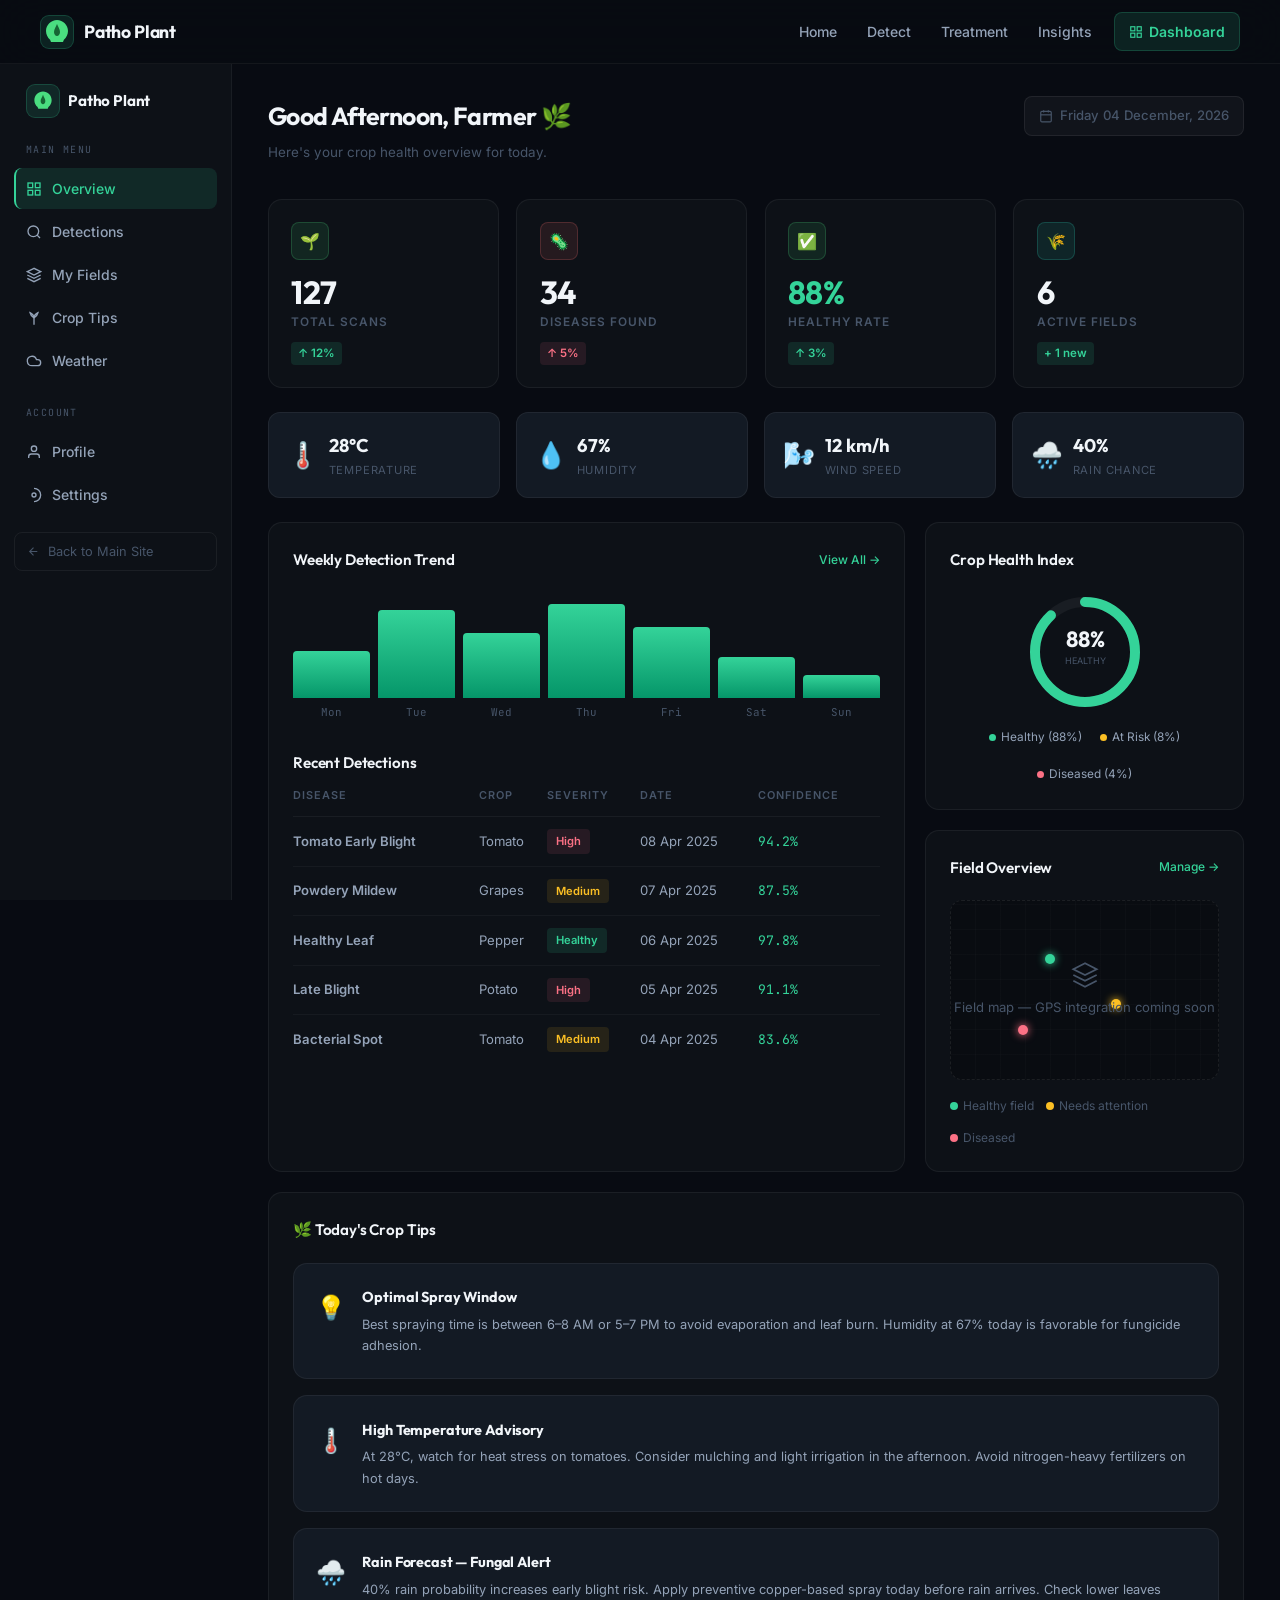
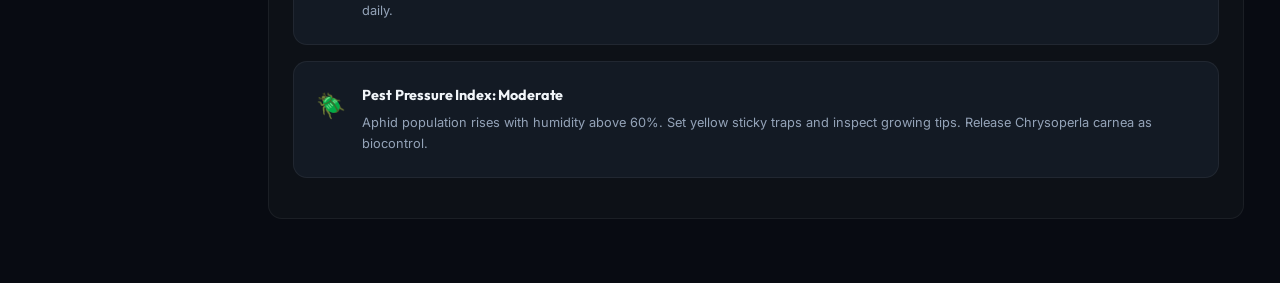
<file: dashboard.html>
<!DOCTYPE html>
<html lang="en">
<head>
  <meta charset="UTF-8" />
  <meta name="viewport" content="width=device-width, initial-scale=1.0" />
  <title>Farmer Dashboard – Planta</title>
  <meta name="description" content="Planta Farmer Dashboard – monitor crop health, recent detections, disease trends, and field statistics." />
  <link rel="preconnect" href="https://fonts.googleapis.com" />
  <link rel="preconnect" href="https://fonts.gstatic.com" crossorigin />
  <link href="https://fonts.googleapis.com/css2?family=Outfit:wght@300;400;500;600;700;800;900&family=Inter:wght@300;400;500;600;700&family=JetBrains+Mono:wght@400;600&family=Great+Vibes&display=swap" rel="stylesheet" />
  <link rel="stylesheet" href="style.css" />
  <style>
    /* Dashboard-specific extras */
    .weather-strip {
      display: grid;
      grid-template-columns: repeat(4, 1fr);
      gap: 1rem;
      margin-bottom: 1.5rem;
    }
    .weather-item {
      background: var(--bg-raised);
      border: 1px solid rgba(255,255,255,0.06);
      border-radius: 12px;
      padding: 1.1rem;
      display: flex;
      align-items: center;
      gap: 10px;
    }
    .weather-icon {
      font-size: 1.6rem;
    }
    .weather-val {
      font-family: var(--f-head);
      font-size: 1.15rem;
      font-weight: 700;
      color: var(--tx-1);
    }
    .weather-lbl {
      font-size: 0.7rem;
      color: var(--tx-3);
      text-transform: uppercase;
      letter-spacing: 0.07em;
    }
    .tip-card {
      background: var(--bg-raised);
      border: 1px solid rgba(255,255,255,0.06);
      border-radius: 14px;
      padding: 1.4rem;
      display: flex;
      gap: 1rem;
      align-items: flex-start;
      margin-bottom: 1rem;
      transition: border-color 0.2s;
    }
    .tip-card:hover { border-color: rgba(255,255,255,0.12); }
    .tip-icon {
      font-size: 1.5rem;
      flex-shrink: 0;
      margin-top: 2px;
    }
    .tip-title {
      font-family: var(--f-head);
      font-weight: 700;
      font-size: 0.9rem;
      color: var(--tx-1);
      letter-spacing: -0.01em;
      margin-bottom: 4px;
    }
    .tip-desc {
      font-size: 0.8rem;
      color: var(--tx-2);
      line-height: 1.65;
    }
    .field-map {
      background: rgba(0,0,0,0.25);
      border-radius: 12px;
      height: 180px;
      border: 1px dashed rgba(255,255,255,0.08);
      display: flex;
      align-items: center;
      justify-content: center;
      flex-direction: column;
      gap: 8px;
      color: var(--tx-3);
      font-size: 0.82rem;
      margin-bottom: 1rem;
      position: relative;
      overflow: hidden;
    }
    .field-map::before {
      content: '';
      position: absolute;
      inset: 0;
      background: 
        repeating-linear-gradient(0deg, transparent, transparent 24px, rgba(255,255,255,0.015) 24px, rgba(255,255,255,0.015) 25px),
        repeating-linear-gradient(90deg, transparent, transparent 24px, rgba(255,255,255,0.015) 24px, rgba(255,255,255,0.015) 25px);
    }
    .field-pin {
      position: absolute;
      width: 10px;
      height: 10px;
      border-radius: 50%;
      background: var(--em-400);
      box-shadow: 0 0 8px var(--em-400);
    }
    .sidebar-logo {
      display: flex;
      align-items: center;
      gap: 8px;
      padding: 0 0.75rem;
      margin-bottom: 1.5rem;
    }
    .sidebar-logo .nav-title {
      font-family: var(--f-head);
      font-size: 0.95rem;
      font-weight: 700;
      color: var(--tx-1);
    }
    .sidebar-back {
      display: flex;
      align-items: center;
      gap: 8px;
      padding: 8px 12px;
      border-radius: var(--r-sm);
      font-size: 0.8rem;
      color: var(--tx-3);
      text-decoration: none;
      border: 1px solid rgba(255,255,255,0.06);
      margin-top: 1rem;
      transition: all 0.2s;
    }
    .sidebar-back:hover { color: var(--tx-1); border-color: rgba(255,255,255,0.12); }
    @media(max-width: 900px) {
      .weather-strip { grid-template-columns: repeat(2,1fr); }
    }
    @media(max-width: 640px) {
      .weather-strip { grid-template-columns: 1fr 1fr; }
    }
  </style>
</head>
<body class="dashboard-page">

  <!-- NAVBAR (same as main) -->
  <nav id="navbar" class="navbar">
    <div class="nav-brand">
      <div class="nav-logo">
        <svg width="28" height="28" viewBox="0 0 28 28" fill="none">
          <path d="M14 2C8 2 3 7 3 13c0 3.5 1.6 6.6 4.1 8.7L8 24h12l.9-2.3C23.4 19.6 25 16.5 25 13c0-6-5-11-11-11z" fill="#4ade80"/>
          <path d="M14 6c-1 3-3 5-3 8 0 2.2 1.3 4 3 4s3-1.8 3-4c0-3-2-5-3-8z" fill="#166534"/>
        </svg>
      </div>
      <span class="nav-title">Patho Plant</span>
    </div>
    <ul class="nav-links" id="navLinks">
      <li><a href="index.html#home" class="nav-link">Home</a></li>
      <li><a href="index.html#detect" class="nav-link">Detect</a></li>
      <li><a href="index.html#treatment" class="nav-link">Treatment</a></li>
      <li><a href="index.html#insights" class="nav-link">Insights</a></li>
      <li><a href="dashboard.html" class="nav-link nav-dashboard-btn active">
        <svg width="14" height="14" viewBox="0 0 24 24" fill="none" stroke="currentColor" stroke-width="2"><rect x="3" y="3" width="7" height="7"/><rect x="14" y="3" width="7" height="7"/><rect x="14" y="14" width="7" height="7"/><rect x="3" y="14" width="7" height="7"/></svg>
        Dashboard
      </a></li>
    </ul>
    <button class="hamburger" id="hamburger" aria-label="Toggle menu">
      <span></span><span></span><span></span>
    </button>
  </nav>

  <!-- SIDEBAR -->
  <aside class="dash-sidebar" id="dashSidebar">
    <div class="sidebar-logo">
      <div class="nav-logo">
        <svg width="22" height="22" viewBox="0 0 28 28" fill="none">
          <path d="M14 2C8 2 3 7 3 13c0 3.5 1.6 6.6 4.1 8.7L8 24h12l.9-2.3C23.4 19.6 25 16.5 25 13c0-6-5-11-11-11z" fill="#4ade80"/>
          <path d="M14 6c-1 3-3 5-3 8 0 2.2 1.3 4 3 4s3-1.8 3-4c0-3-2-5-3-8z" fill="#166534"/>
        </svg>
      </div>
      <span class="nav-title">Patho Plant</span>
    </div>

    <p class="dash-sidebar-header">Main Menu</p>

    <nav>
      <a href="#overview" class="dash-nav-item active" id="nav-overview">
        <svg width="16" height="16" viewBox="0 0 24 24" fill="none" stroke="currentColor" stroke-width="2"><rect x="3" y="3" width="7" height="7"/><rect x="14" y="3" width="7" height="7"/><rect x="14" y="14" width="7" height="7"/><rect x="3" y="14" width="7" height="7"/></svg>
        Overview
      </a>
      <a href="#detections" class="dash-nav-item" id="nav-detections">
        <svg width="16" height="16" viewBox="0 0 24 24" fill="none" stroke="currentColor" stroke-width="2"><circle cx="11" cy="11" r="8"/><path d="m21 21-4.35-4.35"/></svg>
        Detections
      </a>
      <a href="#fields" class="dash-nav-item" id="nav-fields">
        <svg width="16" height="16" viewBox="0 0 24 24" fill="none" stroke="currentColor" stroke-width="2"><path d="M12 2L2 7l10 5 10-5-10-5z"/><path d="M2 17l10 5 10-5"/><path d="M2 12l10 5 10-5"/></svg>
        My Fields
      </a>
      <a href="#tips" class="dash-nav-item" id="nav-tips">
        <svg width="16" height="16" viewBox="0 0 24 24" fill="none" stroke="currentColor" stroke-width="2"><path d="M12 22V12"/><path d="M12 12C12 7 6 4 6 4s1 5 6 8"/><path d="M12 12c0-5 6-8 6-8s-1 5-6 8"/></svg>
        Crop Tips
      </a>
      <a href="#weather" class="dash-nav-item" id="nav-weather">
        <svg width="16" height="16" viewBox="0 0 24 24" fill="none" stroke="currentColor" stroke-width="2"><path d="M17.5 19H9a7 7 0 1 1 6.71-9h1.79a4.5 4.5 0 1 1 0 9Z"/></svg>
        Weather
      </a>
    </nav>

    <p class="dash-sidebar-header" style="margin-top: 1.5rem;">Account</p>
    <nav>
      <a href="#" class="dash-nav-item">
        <svg width="16" height="16" viewBox="0 0 24 24" fill="none" stroke="currentColor" stroke-width="2"><path d="M20 21v-2a4 4 0 0 0-4-4H8a4 4 0 0 0-4 4v2"/><circle cx="12" cy="7" r="4"/></svg>
        Profile
      </a>
      <a href="#" class="dash-nav-item">
        <svg width="16" height="16" viewBox="0 0 24 24" fill="none" stroke="currentColor" stroke-width="2"><circle cx="12" cy="12" r="3"/><path d="M19.07 4.93a10 10 0 0 1 0 14.14M12 2a10 10 0 0 1 0 20"/></svg>
        Settings
      </a>
    </nav>

    <a href="index.html" class="sidebar-back">
      <svg width="13" height="13" viewBox="0 0 24 24" fill="none" stroke="currentColor" stroke-width="2"><path d="M19 12H5M12 5l-7 7 7 7"/></svg>
      Back to Main Site
    </a>
  </aside>

  <!-- MAIN DASHBOARD CONTENT -->
  <main class="dash-main">

    <!-- Header -->
    <div class="dash-header">
      <div class="dash-greeting">
        <h2 id="dashGreeting">Good Morning, Farmer 🌿</h2>
        <p>Here's your crop health overview for today.</p>
      </div>
      <div class="dash-date" id="dashDate">
        <svg width="14" height="14" viewBox="0 0 24 24" fill="none" stroke="currentColor" stroke-width="2"><rect x="3" y="4" width="18" height="18" rx="2" ry="2"/><line x1="16" y1="2" x2="16" y2="6"/><line x1="8" y1="2" x2="8" y2="6"/><line x1="3" y1="10" x2="21" y2="10"/></svg>
        Loading date…
      </div>
    </div>

    <!-- KPI Row -->
    <section id="overview">
      <div class="kpi-grid">
        <div class="kpi-card">
          <div class="kpi-icon" style="background:rgba(74,222,128,0.1);border:1px solid rgba(74,222,128,0.2)">🌱</div>
          <div class="kpi-value" id="kpi-scans" data-target="127">0</div>
          <div class="kpi-label">Total Scans</div>
          <div class="kpi-change up">↑ 12%</div>
        </div>
        <div class="kpi-card">
          <div class="kpi-icon" style="background:rgba(248,113,113,0.1);border:1px solid rgba(248,113,113,0.2)">🦠</div>
          <div class="kpi-value" id="kpi-diseases" data-target="34">0</div>
          <div class="kpi-label">Diseases Found</div>
          <div class="kpi-change down">↑ 5%</div>
        </div>
        <div class="kpi-card">
          <div class="kpi-icon" style="background:rgba(74,222,128,0.1);border:1px solid rgba(74,222,128,0.2)">✅</div>
          <div class="kpi-value" id="kpi-healthy" data-target="88" style="color:var(--em-400)">0%</div>
          <div class="kpi-label">Healthy Rate</div>
          <div class="kpi-change up">↑ 3%</div>
        </div>
        <div class="kpi-card">
          <div class="kpi-icon" style="background:rgba(45,212,191,0.1);border:1px solid rgba(45,212,191,0.2)">🌾</div>
          <div class="kpi-value" id="kpi-fields" data-target="6">0</div>
          <div class="kpi-label">Active Fields</div>
          <div class="kpi-change up">+ 1 new</div>
        </div>
      </div>
    </section>

    <!-- Weather Strip -->
    <section id="weather">
      <div class="weather-strip">
        <div class="weather-item">
          <div class="weather-icon">🌡️</div>
          <div>
            <div class="weather-val">28°C</div>
            <div class="weather-lbl">Temperature</div>
          </div>
        </div>
        <div class="weather-item">
          <div class="weather-icon">💧</div>
          <div>
            <div class="weather-val">67%</div>
            <div class="weather-lbl">Humidity</div>
          </div>
        </div>
        <div class="weather-item">
          <div class="weather-icon">🌬️</div>
          <div>
            <div class="weather-val">12 km/h</div>
            <div class="weather-lbl">Wind Speed</div>
          </div>
        </div>
        <div class="weather-item">
          <div class="weather-icon">🌧️</div>
          <div>
            <div class="weather-val">40%</div>
            <div class="weather-lbl">Rain Chance</div>
          </div>
        </div>
      </div>
    </section>

    <!-- Main dash grid: Chart + Detection table -->
    <section id="detections">
      <div class="dash-grid">

        <!-- Detection Trend -->
        <div class="dash-card">
          <div class="dash-card-header">
            <span class="dash-card-title">Weekly Detection Trend</span>
            <a href="#" class="dash-card-action">View All →</a>
          </div>
          <div class="chart-bars" id="weekChart">
            <!-- Generated by JS -->
          </div>

          <!-- Recent Detections Table -->
          <div style="margin-top:1.75rem">
            <div class="dash-card-header" style="margin-bottom:0.75rem">
              <span class="dash-card-title">Recent Detections</span>
            </div>
            <table class="detection-table">
              <thead>
                <tr>
                  <th>Disease</th>
                  <th>Crop</th>
                  <th>Severity</th>
                  <th>Date</th>
                  <th>Confidence</th>
                </tr>
              </thead>
              <tbody id="recentDetections">
                <!-- JS-generated rows -->
              </tbody>
            </table>
          </div>
        </div>

        <!-- Right column: Health ring + Field map + Tips -->
        <div style="display:flex;flex-direction:column;gap:1.25rem">

          <!-- Crop Health Ring -->
          <div class="dash-card">
            <div class="dash-card-header">
              <span class="dash-card-title">Crop Health Index</span>
            </div>
            <div class="health-circle">
              <svg class="circle-svg" width="120" height="120" viewBox="0 0 120 120">
                <circle class="circle-bg" cx="60" cy="60" r="50" stroke-width="10"/>
                <circle class="circle-fill" cx="60" cy="60" r="50" stroke-width="10"
                  stroke-dasharray="314"
                  stroke-dashoffset="314"
                  id="healthCircle"/>
                <text x="60" y="55" text-anchor="middle" class="circle-text" font-size="22" transform="rotate(90,60,60)">88%</text>
                <text x="60" y="72" text-anchor="middle" font-size="9" fill="#475569" transform="rotate(90,60,60)">HEALTHY</text>
              </svg>
              <div class="health-labels">
                <div class="health-dot"><div class="dot" style="background:var(--em-400)"></div>Healthy (88%)</div>
                <div class="health-dot"><div class="dot" style="background:var(--am-400)"></div>At Risk (8%)</div>
                <div class="health-dot"><div class="dot" style="background:var(--rose-400)"></div>Diseased (4%)</div>
              </div>
            </div>
          </div>

          <!-- Field Map Placeholder -->
          <div class="dash-card" id="fields">
            <div class="dash-card-header">
              <span class="dash-card-title">Field Overview</span>
              <a href="#" class="dash-card-action">Manage →</a>
            </div>
            <div class="field-map">
              <div class="field-pin" style="top:30%;left:35%"></div>
              <div class="field-pin" style="top:55%;left:60%;background:var(--am-400);box-shadow:0 0 8px var(--am-400)"></div>
              <div class="field-pin" style="top:70%;left:25%;background:var(--rose-400);box-shadow:0 0 8px var(--rose-400)"></div>
              <svg width="28" height="28" viewBox="0 0 24 24" fill="none" stroke="currentColor" stroke-width="1.5" style="color:var(--tx-3);position:relative;z-index:1"><path d="M12 2L2 7l10 5 10-5-10-5z"/><path d="M2 17l10 5 10-5"/><path d="M2 12l10 5 10-5"/></svg>
              <span style="position:relative;z-index:1">Field map — GPS integration coming soon</span>
            </div>
            <div style="display:flex;gap:0.75rem;flex-wrap:wrap">
              <span style="font-size:0.75rem;display:flex;align-items:center;gap:5px;color:var(--tx-3)">
                <span style="width:8px;height:8px;border-radius:50%;background:var(--em-400);display:inline-block"></span>Healthy field
              </span>
              <span style="font-size:0.75rem;display:flex;align-items:center;gap:5px;color:var(--tx-3)">
                <span style="width:8px;height:8px;border-radius:50%;background:var(--am-400);display:inline-block"></span>Needs attention
              </span>
              <span style="font-size:0.75rem;display:flex;align-items:center;gap:5px;color:var(--tx-3)">
                <span style="width:8px;height:8px;border-radius:50%;background:var(--rose-400);display:inline-block"></span>Diseased
              </span>
            </div>
          </div>
        </div>
      </div>
    </section>

    <!-- Crop Tips -->
    <section id="tips">
      <div class="dash-card" style="margin-bottom:2rem">
        <div class="dash-card-header">
          <span class="dash-card-title">🌿 Today's Crop Tips</span>
        </div>
        <div id="tipsList">
          <div class="tip-card">
            <div class="tip-icon">💡</div>
            <div>
              <div class="tip-title">Optimal Spray Window</div>
              <div class="tip-desc">Best spraying time is between 6–8 AM or 5–7 PM to avoid evaporation and leaf burn. Humidity at 67% today is favorable for fungicide adhesion.</div>
            </div>
          </div>
          <div class="tip-card">
            <div class="tip-icon">🌡️</div>
            <div>
              <div class="tip-title">High Temperature Advisory</div>
              <div class="tip-desc">At 28°C, watch for heat stress on tomatoes. Consider mulching and light irrigation in the afternoon. Avoid nitrogen-heavy fertilizers on hot days.</div>
            </div>
          </div>
          <div class="tip-card">
            <div class="tip-icon">🌧️</div>
            <div>
              <div class="tip-title">Rain Forecast — Fungal Alert</div>
              <div class="tip-desc">40% rain probability increases early blight risk. Apply preventive copper-based spray today before rain arrives. Check lower leaves daily.</div>
            </div>
          </div>
          <div class="tip-card">
            <div class="tip-icon">🪲</div>
            <div>
              <div class="tip-title">Pest Pressure Index: Moderate</div>
              <div class="tip-desc">Aphid population rises with humidity above 60%. Set yellow sticky traps and inspect growing tips. Release Chrysoperla carnea as biocontrol.</div>
            </div>
          </div>
        </div>
      </div>
    </section>

  </main>

  <script>
    // ── Navbar scroll
    const navbar = document.getElementById('navbar');
    const hamburger = document.getElementById('hamburger');
    const navLinks = document.getElementById('navLinks');
    window.addEventListener('scroll', () => {
      navbar.classList.toggle('scrolled', window.scrollY > 20);
    });
    hamburger?.addEventListener('click', () => navLinks.classList.toggle('open'));

    // ── Greeting & date
    const now = new Date();
    const hour = now.getHours();
    const greetWord = hour < 12 ? 'Morning' : hour < 17 ? 'Afternoon' : 'Evening';
    document.getElementById('dashGreeting').textContent = `Good ${greetWord}, Farmer 🌿`;
    document.getElementById('dashDate').innerHTML = `
      <svg width="14" height="14" viewBox="0 0 24 24" fill="none" stroke="currentColor" stroke-width="2"><rect x="3" y="4" width="18" height="18" rx="2"/><line x1="16" y1="2" x2="16" y2="6"/><line x1="8" y1="2" x2="8" y2="6"/><line x1="3" y1="10" x2="21" y2="10"/></svg>
      ${now.toLocaleDateString('en-IN', { weekday:'long', day:'2-digit', month:'long', year:'numeric' })}
    `;

    // ── Animated counters
    function animateCounter(el, target, suffix = '') {
      let current = 0;
      const step = Math.ceil(target / 60);
      const timer = setInterval(() => {
        current = Math.min(current + step, target);
        el.textContent = current + suffix;
        if (current >= target) clearInterval(timer);
      }, 20);
    }

    setTimeout(() => {
      animateCounter(document.getElementById('kpi-scans'), 127);
      animateCounter(document.getElementById('kpi-diseases'), 34);
      animateCounter(document.getElementById('kpi-healthy'), 88, '%');
      animateCounter(document.getElementById('kpi-fields'), 6);

      // Animate health circle (88%)
      const circle = document.getElementById('healthCircle');
      const circumference = 2 * Math.PI * 50;
      const offset = circumference - (0.88 * circumference);
      circle.style.transition = 'stroke-dashoffset 1.8s ease';
      circle.style.strokeDashoffset = offset;
    }, 300);

    // ── Weekly chart
    const weekData = [
      { label: 'Mon', value: 40 },
      { label: 'Tue', value: 75 },
      { label: 'Wed', value: 55 },
      { label: 'Thu', value: 90 },
      { label: 'Fri', value: 60 },
      { label: 'Sat', value: 35 },
      { label: 'Sun', value: 20 },
    ];
    const chart = document.getElementById('weekChart');
    weekData.forEach(d => {
      const col = document.createElement('div');
      col.className = 'bar-col';
      col.innerHTML = `
        <div class="bar-fill" style="height:0%;--h:${d.value}%" id="bar-${d.label}"></div>
        <span class="bar-label">${d.label}</span>
      `;
      chart.appendChild(col);
    });
    setTimeout(() => {
      weekData.forEach(d => {
        const bar = document.getElementById(`bar-${d.label}`);
        if (bar) { bar.style.transition = 'height 1s ease'; bar.style.height = d.value + '%'; }
      });
    }, 500);

    // ── Recent Detections
    const detections = [
      { disease: 'Tomato Early Blight',  crop: 'Tomato',  severity: 'high', date: '08 Apr 2025', conf: '94.2%' },
      { disease: 'Powdery Mildew',       crop: 'Grapes',  severity: 'med',  date: '07 Apr 2025', conf: '87.5%' },
      { disease: 'Healthy Leaf',         crop: 'Pepper',  severity: 'low',  date: '06 Apr 2025', conf: '97.8%' },
      { disease: 'Late Blight',          crop: 'Potato',  severity: 'high', date: '05 Apr 2025', conf: '91.1%' },
      { disease: 'Bacterial Spot',       crop: 'Tomato',  severity: 'med',  date: '04 Apr 2025', conf: '83.6%' },
    ];
    const tbody = document.getElementById('recentDetections');
    const badgeClass = { high:'badge-high', med:'badge-med', low:'badge-low' };
    const severityLabel = { high:'High', med:'Medium', low:'Healthy' };
    detections.forEach(d => {
      const tr = document.createElement('tr');
      tr.innerHTML = `
        <td style="font-weight:600">${d.disease}</td>
        <td>${d.crop}</td>
        <td><span class="disease-badge ${badgeClass[d.severity]}">${severityLabel[d.severity]}</span></td>
        <td>${d.date}</td>
        <td style="font-family:var(--f-mono);color:var(--em-400)">${d.conf}</td>
      `;
      tbody.appendChild(tr);
    });

    // ── Sidebar active state
    const sideNav = document.querySelectorAll('.dash-nav-item[href^="#"]');
    const sections = document.querySelectorAll('section[id]');
    window.addEventListener('scroll', () => {
      let current = '';
      sections.forEach(s => {
        if (window.scrollY + 200 >= s.offsetTop) current = s.id;
      });
      sideNav.forEach(link => {
        link.classList.toggle('active', link.getAttribute('href') === `#${current}`);
      });
    });
  </script>
</body>
</html>
</file>
<file: style.css>
/* ═══════════════════════════════════════════════════
   PLANTA — style.css  v3
   Theme: Deep Slate · Emerald accent · Amber highlight
   Fonts: Outfit (headings) · Great Vibes (hero cursive) · Inter (body)
═══════════════════════════════════════════════════ */

:root {
  /* ── Backgrounds ── */
  --bg-base:    #080b12;
  --bg-surface: #0d1117;
  --bg-raised:  #131a24;
  --bg-hover:   #19222e;

  /* ── Emerald (accent — used sparingly) ── */
  --em-400: #34d399;
  --em-500: #10b981;
  --em-600: #059669;
  --em-dim:    rgba(52, 211, 153, 0.12);
  --em-border: rgba(52, 211, 153, 0.20);

  /* ── Amber (secondary highlight) ── */
  --am-400: #fbbf24;
  --am-500: #f59e0b;
  --am-dim:    rgba(251, 191, 36, 0.10);
  --am-border: rgba(251, 191, 36, 0.22);

  /* ── Sky / Info ── */
  --sky-400: #38bdf8;
  --sky-dim:  rgba(56, 189, 248, 0.10);

  /* ── Rose / Danger ── */
  --rose-400: #fb7185;
  --rose-dim:  rgba(251, 113, 133, 0.10);

  /* ── Text ── */
  --tx-1: #f1f5f9;
  --tx-2: #94a3b8;
  --tx-3: #475569;
  --tx-4: #1e293b;

  /* ── Glass ── */
  --glass-bg:     rgba(13, 17, 23, 0.70);
  --glass-border: rgba(255,255,255,0.06);
  --glass-blur:   20px;

  /* ── Shadows ── */
  --shadow-sm: 0 2px 8px rgba(0,0,0,0.35);
  --shadow-md: 0 8px 32px rgba(0,0,0,0.55);
  --shadow-lg: 0 20px 60px rgba(0,0,0,0.65);

  /* ── Radius ── */
  --r-sm: 8px;
  --r-md: 14px;
  --r-lg: 20px;
  --r-xl: 28px;

  /* ── Fonts ── */
  --f-head:   'Outfit', sans-serif;
  --f-body:   'Inter', sans-serif;
  --f-mono:   'JetBrains Mono', monospace;
  --f-cursive:'Great Vibes', cursive;
}

/* ─── RESET ─────────────────────────────────── */
*, *::before, *::after { box-sizing: border-box; margin: 0; padding: 0; }

html {
  scroll-behavior: smooth;
  scroll-padding-top: 68px;
}

body {
  font-family: var(--f-body);
  background: var(--bg-base);
  color: var(--tx-1);
  min-height: 100vh;
  overflow-x: hidden;
  line-height: 1.65;
  -webkit-font-smoothing: antialiased;
}

::-webkit-scrollbar { width: 5px; }
::-webkit-scrollbar-track { background: var(--bg-base); }
::-webkit-scrollbar-thumb { background: var(--bg-hover); border-radius: 99px; }

/* ─── GLASS CARD ─────────────────────────────── */
.glass-card {
  background: var(--glass-bg);
  backdrop-filter: blur(var(--glass-blur));
  -webkit-backdrop-filter: blur(var(--glass-blur));
  border: 1px solid var(--glass-border);
  border-radius: var(--r-lg);
  box-shadow: var(--shadow-md);
}

/* ═══════════════════════════════════════════════
   NAVBAR
═══════════════════════════════════════════════ */
.navbar {
  position: fixed;
  top: 0; left: 0; right: 0;
  z-index: 1000;
  display: flex;
  align-items: center;
  justify-content: space-between;
  padding: 0 2.5rem;
  height: 64px;
  background: rgba(8, 11, 18, 0.82);
  backdrop-filter: blur(24px);
  -webkit-backdrop-filter: blur(24px);
  border-bottom: 1px solid rgba(255,255,255,0.05);
  transition: background 0.3s, border-color 0.3s;
}

.navbar.scrolled {
  background: rgba(8, 11, 18, 0.97);
  border-bottom-color: rgba(255,255,255,0.08);
}

.nav-brand {
  display: flex;
  align-items: center;
  gap: 10px;
  text-decoration: none;
  cursor: pointer;
}

.nav-logo {
  width: 34px;
  height: 34px;
  border-radius: 9px;
  background: var(--em-dim);
  border: 1px solid var(--em-border);
  display: flex;
  align-items: center;
  justify-content: center;
}

.nav-title {
  font-family: var(--f-head);
  font-size: 1.1rem;
  font-weight: 700;
  color: var(--tx-1);
  letter-spacing: -0.01em;
}

.nav-links {
  display: flex;
  list-style: none;
  align-items: center;
  gap: 2px;
}

.nav-link {
  display: flex;
  align-items: center;
  gap: 6px;
  padding: 7px 14px;
  font-family: var(--f-body);
  font-size: 0.875rem;
  font-weight: 500;
  color: var(--tx-2);
  text-decoration: none;
  border-radius: var(--r-sm);
  transition: all 0.2s;
}

.nav-link:hover { color: var(--tx-1); background: rgba(255,255,255,0.05); }
.nav-link.active { color: var(--tx-1); }

.nav-dashboard-btn {
  background: var(--em-dim);
  border: 1px solid var(--em-border);
  color: var(--em-400) !important;
  font-weight: 600;
  margin-left: 6px;
}
.nav-dashboard-btn:hover { background: rgba(52,211,153,0.2) !important; }

.hamburger {
  display: none;
  flex-direction: column;
  gap: 5px;
  background: none;
  border: none;
  cursor: pointer;
  padding: 4px;
}
.hamburger span {
  display: block;
  width: 22px;
  height: 2px;
  background: var(--tx-2);
  border-radius: 2px;
  transition: all 0.3s;
}

/* ═══════════════════════════════════════════════
   HERO
═══════════════════════════════════════════════ */
.hero {
  position: relative;
  min-height: 100vh;
  display: flex;
  flex-direction: column;
  align-items: center;
  justify-content: center;
  overflow: hidden;
}

.hero-bg {
  position: absolute;
  inset: 0;
  background-image: url('hero_bg.png');
  background-size: cover;
  background-position: center;
  transform: scale(1.04);
  transition: transform 10s ease;
}
.hero:hover .hero-bg { transform: scale(1.0); }

.hero-overlay {
  position: absolute;
  inset: 0;
  background: linear-gradient(
    160deg,
    rgba(8,11,18,0.30) 0%,
    rgba(8,11,18,0.55) 45%,
    rgba(8,11,18,0.85) 100%
  );
}

/* ── Particles ── */
.particles { position: absolute; inset: 0; pointer-events: none; overflow: hidden; }
.particle {
  position: absolute;
  border-radius: 50%;
  opacity: 0;
  animation: float-p var(--dur, 9s) var(--delay, 0s) ease-in-out infinite;
}
@keyframes float-p {
  0%   { opacity: 0; transform: translateY(110vh) scale(0.3); }
  15%  { opacity: 0.5; }
  85%  { opacity: 0.2; }
  100% { opacity: 0; transform: translateY(-15vh) scale(1); }
}

.hero-content {
  position: relative;
  z-index: 2;
  text-align: center;
  max-width: 820px;
  padding: 0 2rem;
}

.hero-badge {
  display: inline-flex;
  align-items: center;
  gap: 8px;
  border: 1px solid rgba(255,255,255,0.12);
  background: rgba(255,255,255,0.05);
  border-radius: 99px;
  padding: 6px 18px;
  font-family: var(--f-body);
  font-size: 0.75rem;
  font-weight: 600;
  color: var(--tx-2);
  letter-spacing: 0.08em;
  text-transform: uppercase;
  margin-bottom: 1.5rem;
}

.badge-dot {
  width: 7px;
  height: 7px;
  border-radius: 50%;
  background: var(--em-400);
  box-shadow: 0 0 8px var(--em-400);
  animation: pulse-d 2s infinite;
  flex-shrink: 0;
}
@keyframes pulse-d {
  0%, 100% { box-shadow: 0 0 5px var(--em-400); }
  50%       { box-shadow: 0 0 14px var(--em-400), 0 0 28px rgba(52,211,153,0.3); }
}

/* ── Hero Title ── */
.hero-title {
  font-family: var(--f-head);
  font-size: clamp(2.4rem, 6vw, 3.8rem);
  font-weight: 800;
  line-height: 1.15;
  letter-spacing: -0.025em;
  color: #ffffff;                   /* explicit white — never inherit */
  margin-bottom: 0.4rem;
}

/* "PLANTA" in Great Vibes calligraphic cursive */
.hero-title-accent {
  font-family: var(--f-cursive);
  font-weight: 400;
  font-size: 1.35em;
  display: block;
  line-height: 1.15;
  letter-spacing: 0.01em;
  /* Solid emerald — reliable across all browsers, no bg-clip tricks */
  color: var(--em-400);
  text-shadow:
    0 0 40px rgba(52, 211, 153, 0.55),
    0 2px 12px rgba(0, 0, 0, 0.5);
}

.hero-subtitle {
  font-family: var(--f-body);
  font-size: clamp(0.95rem, 2vw, 1.15rem);
  font-weight: 400;
  color: rgba(255,255,255,0.80);
  margin-bottom: 1rem;
  letter-spacing: 0.01em;
}

.hero-description {
  font-size: 0.92rem;
  color: rgba(255,255,255,0.55);
  margin-bottom: 2.5rem;
  line-height: 1.85;
}

.hero-actions {
  display: flex;
  gap: 1rem;
  justify-content: center;
  flex-wrap: wrap;
  margin-bottom: 3.5rem;
}

/* ─── BUTTONS ──────────────────────────────── */
.btn {
  display: inline-flex;
  align-items: center;
  gap: 8px;
  padding: 12px 26px;
  border-radius: var(--r-sm);
  font-family: var(--f-body);
  font-size: 0.9rem;
  font-weight: 600;
  cursor: pointer;
  text-decoration: none;
  border: none;
  outline: none;
  transition: all 0.22s ease;
  letter-spacing: 0.01em;
  white-space: nowrap;
}

.btn-primary {
  background: var(--em-500);
  color: #fff;
  box-shadow: 0 4px 18px rgba(16,185,129,0.30);
}
.btn-primary:hover {
  background: var(--em-400);
  box-shadow: 0 6px 28px rgba(52,211,153,0.40);
  transform: translateY(-2px);
}

.btn-ghost {
  background: rgba(255,255,255,0.06);
  border: 1px solid rgba(255,255,255,0.12);
  color: var(--tx-2);
}
.btn-ghost:hover {
  background: rgba(255,255,255,0.10);
  color: var(--tx-1);
  transform: translateY(-2px);
}

.btn-sm {
  padding: 7px 16px;
  font-size: 0.82rem;
  background: rgba(255,255,255,0.06);
  border: 1px solid rgba(255,255,255,0.10);
  color: var(--tx-2);
}
.btn-sm:hover {
  background: rgba(255,255,255,0.10);
  color: var(--tx-1);
}
.btn-sm.btn-ghost {
  background: transparent;
  border: 1px solid rgba(255,255,255,0.08);
  color: var(--tx-3);
}

/* Hero stats bar */
.hero-stats {
  display: flex;
  align-items: center;
  justify-content: center;
  gap: 2.5rem;
  background: rgba(255,255,255,0.04);
  border: 1px solid rgba(255,255,255,0.08);
  border-radius: var(--r-lg);
  padding: 1.2rem 2.8rem;
  width: fit-content;
  margin: 0 auto;
  backdrop-filter: blur(12px);
}

.stat-card { display: flex; flex-direction: column; align-items: center; gap: 3px; }

.stat-num {
  font-family: var(--f-head);
  font-size: 1.7rem;
  font-weight: 700;
  color: var(--tx-1);
  line-height: 1;
  letter-spacing: -0.02em;
}

.stat-label {
  font-size: 0.7rem;
  font-weight: 600;
  color: var(--tx-3);
  text-transform: uppercase;
  letter-spacing: 0.09em;
}

.stat-divider { width: 1px; height: 38px; background: rgba(255,255,255,0.08); }

.scroll-indicator {
  position: absolute;
  bottom: 2.5rem;
  left: 50%;
  transform: translateX(-50%);
  z-index: 2;
  display: flex;
  flex-direction: column;
  align-items: center;
  gap: 8px;
  color: var(--tx-3);
  font-size: 0.72rem;
  font-weight: 500;
  letter-spacing: 0.07em;
  text-transform: uppercase;
}
.scroll-arrow { animation: bounce 2.2s ease-in-out infinite; }
@keyframes bounce {
  0%, 100% { transform: translateY(0); }
  50%       { transform: translateY(8px); }
}

/* ═══════════════════════════════════════════════
   SECTION COMMONS
═══════════════════════════════════════════════ */
.section-header { text-align: center; margin-bottom: 3.5rem; }

.section-tag {
  display: inline-block;
  font-family: var(--f-mono);
  font-size: 0.7rem;
  font-weight: 600;
  color: var(--em-400);
  letter-spacing: 0.12em;
  text-transform: uppercase;
  background: var(--em-dim);
  border: 1px solid var(--em-border);
  border-radius: 99px;
  padding: 4px 14px;
  margin-bottom: 1rem;
}

.section-title {
  font-family: var(--f-head);
  font-size: clamp(1.9rem, 4vw, 2.8rem);
  font-weight: 700;
  color: var(--tx-1);
  letter-spacing: -0.025em;
  margin-bottom: 0.75rem;
  line-height: 1.15;
}

.section-sub {
  font-size: 0.95rem;
  font-weight: 400;
  color: var(--tx-2);
  max-width: 500px;
  margin: 0 auto;
  line-height: 1.75;
}

/* ═══════════════════════════════════════════════
   DETECT SECTION
═══════════════════════════════════════════════ */
.detect-section {
  padding: 7rem 2rem 6rem;
  background: var(--bg-surface);
  position: relative;
}
.detect-section::before {
  content: '';
  position: absolute;
  top: 0; left: 0; right: 0;
  height: 1px;
  background: linear-gradient(to right, transparent, rgba(255,255,255,0.07), transparent);
}

/* ── Crop Selector ── */
.plant-selector {
  margin-bottom: 2rem;
  text-align: center;
}
.plant-selector label {
  color: var(--tx-2);
  font-size: 0.95rem;
  margin-right: 12px;
  font-weight: 500;
  letter-spacing: 0.02em;
}
.plant-selector select {
  background-color: var(--glass-bg);
  color: var(--em-400);
  border: 1px solid var(--em-border);
  padding: 10px 20px;
  border-radius: var(--r-sm);
  font-size: 1rem;
  outline: none;
  cursor: pointer;
  font-weight: 600;
  font-family: var(--f-body);
  backdrop-filter: blur(var(--glass-blur));
  transition: all 0.2s ease;
}
.plant-selector select:hover, .plant-selector select:focus {
  border-color: var(--em-400);
  box-shadow: 0 0 12px rgba(52, 211, 153, 0.15);
}
.plant-selector select option {
  background-color: var(--bg-raised);
  color: var(--tx-1);
}

.detect-container {
  max-width: 960px;
  margin: 0 auto 2.5rem;
  display: grid;
  grid-template-columns: 1fr auto 1fr;
  align-items: start;
}

.upload-panel, .camera-panel {
  padding: 2rem;
  background: var(--bg-raised);
  border: 1px solid rgba(255,255,255,0.06);
  border-radius: var(--r-lg);
}

.panel-title {
  display: flex;
  align-items: center;
  gap: 9px;
  font-family: var(--f-head);
  font-size: 1rem;
  font-weight: 600;
  color: var(--tx-1);
  margin-bottom: 1.25rem;
}
.panel-title svg { color: var(--em-400); }

.upload-zone {
  border: 2px dashed rgba(255,255,255,0.10);
  border-radius: var(--r-md);
  padding: 2rem 1.5rem;
  text-align: center;
  cursor: pointer;
  transition: all 0.25s;
  background: rgba(255,255,255,0.02);
}
.upload-zone:hover, .upload-zone.drag-over {
  border-color: var(--em-400);
  background: var(--em-dim);
}

.upload-icon-wrap {
  width: 68px; height: 68px;
  border-radius: 50%;
  background: rgba(255,255,255,0.04);
  border: 1px solid rgba(255,255,255,0.08);
  display: flex; align-items: center; justify-content: center;
  margin: 0 auto 1rem;
  color: var(--tx-3);
  transition: all 0.25s;
}
.upload-zone:hover .upload-icon-wrap {
  background: var(--em-dim);
  border-color: var(--em-border);
  color: var(--em-400);
}

.upload-title { font-family: var(--f-body); font-weight: 600; font-size: 0.93rem; color: var(--tx-1); margin-bottom: 0.3rem; }
.upload-sub   { font-size: 0.78rem; color: var(--tx-3); margin-bottom: 0.75rem; }

.btn-upload {
  display: inline-block;
  background: rgba(255,255,255,0.06);
  border: 1px solid rgba(255,255,255,0.12);
  color: var(--tx-1);
  padding: 8px 20px;
  font-size: 0.84rem;
  font-family: var(--f-body);
  font-weight: 600;
  border-radius: var(--r-sm);
  cursor: pointer;
  margin-bottom: 0.75rem;
  transition: all 0.2s;
}
.btn-upload:hover { background: rgba(255,255,255,0.10); border-color: rgba(255,255,255,0.18); }

.upload-hint { font-size: 0.7rem; color: var(--tx-3); }

.preview-wrap { position: relative; margin-top: 1rem; }
.preview-img {
  width: 100%; height: 210px;
  object-fit: cover;
  border-radius: var(--r-md);
  border: 1px solid rgba(255,255,255,0.08);
  display: block;
}

.remove-btn {
  position: absolute; top: 8px; right: 8px;
  background: rgba(0,0,0,0.75);
  border: 1px solid rgba(255,255,255,0.12);
  color: var(--tx-2);
  border-radius: var(--r-sm);
  padding: 4px 10px;
  font-size: 0.74rem; font-family: var(--f-body);
  cursor: pointer; transition: all 0.2s;
}
.remove-btn:hover { background: rgba(251,113,133,0.3); color: var(--rose-400); }

.or-divider {
  display: flex; flex-direction: column; align-items: center;
  justify-content: center; gap: 12px; padding: 0 2rem; padding-top: 3.5rem;
}
.or-line { width: 1px; height: 70px; background: linear-gradient(to bottom, transparent, rgba(255,255,255,0.08), transparent); }
.or-text  { font-family: var(--f-mono); font-size: 0.7rem; font-weight: 600; color: var(--tx-3); letter-spacing: 0.1em; }

.camera-zone {
  border-radius: var(--r-md); overflow: hidden;
  background: rgba(0,0,0,0.3); min-height: 210px;
  display: flex; align-items: center; justify-content: center;
  border: 1px solid rgba(255,255,255,0.06); margin-bottom: 1rem;
}
.camera-feed { width: 100%; height: 210px; object-fit: cover; display: block; }
.camera-placeholder { text-align: center; padding: 2rem; color: var(--tx-3); }
.camera-placeholder p { font-size: 0.83rem; margin-top: 0.75rem; color: var(--tx-3); }

.cam-icon-pulse {
  width: 68px; height: 68px; border-radius: 50%;
  background: rgba(255,255,255,0.03);
  border: 1px dashed rgba(255,255,255,0.10);
  display: flex; align-items: center; justify-content: center; margin: 0 auto;
  animation: cam-pulse 3s ease-in-out infinite;
}
@keyframes cam-pulse {
  0%, 100% { box-shadow: 0 0 0 0 rgba(52,211,153,0.08); }
  50%       { box-shadow: 0 0 0 10px rgba(52,211,153,0); }
}

.camera-controls { display: flex; gap: 0.75rem; flex-wrap: wrap; }

.btn-camera, .btn-capture, .btn-retake {
  display: inline-flex; align-items: center; gap: 8px;
  padding: 9px 18px; border-radius: var(--r-sm);
  font-size: 0.84rem; font-family: var(--f-body); font-weight: 600;
  cursor: pointer; transition: all 0.2s;
}
.btn-camera { background: rgba(255,255,255,0.05); border: 1px solid rgba(255,255,255,0.10); color: var(--tx-2); }
.btn-camera:hover { background: rgba(255,255,255,0.09); color: var(--tx-1); }
.btn-capture { background: var(--em-500); border: none; color: #fff; box-shadow: 0 3px 14px rgba(16,185,129,0.28); }
.btn-capture:hover { background: var(--em-400); transform: translateY(-1px); }
.btn-retake { background: transparent; border: 1px solid rgba(255,255,255,0.08); color: var(--tx-3); }
.btn-retake:hover { color: var(--tx-2); border-color: rgba(255,255,255,0.15); }

.analyze-wrap { text-align: center; margin-bottom: 2.5rem; }

.btn-analyze {
  background: var(--em-500);
  color: #fff;
  font-family: var(--f-head);
  font-size: 1.05rem; font-weight: 700;
  letter-spacing: -0.01em;
  padding: 15px 52px;
  border-radius: var(--r-md); border: none; cursor: pointer;
  box-shadow: 0 6px 28px rgba(16,185,129,0.30);
  transition: all 0.28s;
  display: inline-flex; align-items: center; gap: 10px;
  position: relative; overflow: hidden;
}
.btn-analyze::before {
  content: ''; position: absolute; inset: 0;
  background: linear-gradient(to bottom, rgba(255,255,255,0.10), transparent);
  pointer-events: none;
}
.btn-analyze:disabled { opacity: 0.35; cursor: not-allowed; box-shadow: none; }
.btn-analyze:not(:disabled):hover {
  background: var(--em-400);
  transform: translateY(-3px);
  box-shadow: 0 14px 40px rgba(52,211,153,0.38);
}

.analyze-spinner {
  width: 18px; height: 18px;
  border: 2px solid rgba(255,255,255,0.25);
  border-top-color: #fff;
  border-radius: 50%;
  animation: spin 0.65s linear infinite;
}
@keyframes spin { to { transform: rotate(360deg); } }

.result-card {
  max-width: 660px; margin: 0 auto; padding: 1.75rem 2rem;
  background: var(--bg-raised);
  border: 1px solid rgba(255,255,255,0.07);
  border-top: 2px solid var(--em-400);
  border-radius: var(--r-lg);
}
.result-header { display: flex; align-items: center; gap: 1rem; margin-bottom: 1.25rem; }
.result-icon { font-size: 1.8rem; line-height: 1; }
.result-title { font-family: var(--f-head); font-size: 1rem; font-weight: 700; color: var(--tx-1); }
.result-sub   { font-size: 0.76rem; color: var(--tx-3); margin-top: 2px; }
.result-confidence { margin-left: auto; font-family: var(--f-mono); font-size: 1.4rem; font-weight: 600; color: var(--em-400); }
.result-disease-tag {
  display: inline-block;
  background: var(--em-dim); border: 1px solid var(--em-border); border-radius: var(--r-sm);
  padding: 5px 14px;
  font-family: var(--f-head); font-size: 0.9rem; font-weight: 600; color: var(--em-400);
  margin-bottom: 0.9rem; letter-spacing: -0.01em;
}
.result-description { font-size: 0.875rem; color: var(--tx-2); line-height: 1.75; margin-bottom: 1.25rem; }
.result-actions { display: flex; gap: 0.75rem; flex-wrap: wrap; }

/* ═══════════════════════════════════════════════
   TREATMENT SECTION
═══════════════════════════════════════════════ */
.treatment-section {
  padding: 6rem 2rem;
  background: var(--bg-base);
  position: relative;
}
.treatment-section::before {
  content: ''; position: absolute; top: 0; left: 0; right: 0; height: 1px;
  background: linear-gradient(to right, transparent, rgba(255,255,255,0.06), transparent);
}

.treatment-grid {
  max-width: 1080px; margin: 0 auto;
  display: grid; grid-template-columns: repeat(3,1fr); gap: 1.25rem;
}

.treat-card {
  padding: 2rem;
  background: var(--bg-surface);
  border: 1px solid rgba(255,255,255,0.06);
  border-radius: var(--r-lg);
  transition: all 0.3s;
}
.treat-card:hover {
  transform: translateY(-5px);
  border-color: rgba(255,255,255,0.12);
  box-shadow: 0 20px 50px rgba(0,0,0,0.5);
}

.featured-treat { border-color: rgba(52,211,153,0.18); }
.featured-treat:hover { border-color: rgba(52,211,153,0.32); }

.treat-icon { width: 52px; height: 52px; border-radius: var(--r-md); display: flex; align-items: center; justify-content: center; margin-bottom: 1.25rem; }
.pesticide-icon { background: var(--rose-dim); border: 1px solid rgba(251,113,133,0.20); color: var(--rose-400); }
.fertilizer-icon { background: var(--am-dim); border: 1px solid var(--am-border); color: var(--am-400); }
.bio-icon { background: var(--em-dim); border: 1px solid var(--em-border); color: var(--em-400); }

.treat-title { font-family: var(--f-head); font-size: 1.15rem; font-weight: 700; color: var(--tx-1); letter-spacing: -0.02em; margin-bottom: 0.2rem; }
.treat-sub { font-size: 0.7rem; color: var(--tx-3); text-transform: uppercase; letter-spacing: 0.08em; font-weight: 600; margin-bottom: 1.5rem; }

.treat-list { list-style: none; display: flex; flex-direction: column; gap: 1rem; margin-bottom: 1.5rem; }
.treat-item { display: flex; align-items: flex-start; gap: 10px; font-size: 0.84rem; }
.treat-item strong { display: block; color: var(--tx-1); font-weight: 600; margin-bottom: 2px; font-size: 0.875rem; }
.treat-item p { color: var(--tx-2); line-height: 1.55; font-size: 0.80rem; }
.treat-dot { flex-shrink: 0; width: 7px; height: 7px; border-radius: 50%; background: var(--rose-400); margin-top: 6px; }

.treat-api-note {
  display: flex; align-items: center; gap: 6px;
  font-size: 0.7rem; color: var(--tx-3);
  padding: 7px 11px;
  background: rgba(255,255,255,0.02);
  border-radius: var(--r-sm); border: 1px solid rgba(255,255,255,0.05);
  font-style: italic;
}

/* ═══════════════════════════════════════════════
   INSIGHTS SECTION
═══════════════════════════════════════════════ */
.insights-section {
  padding: 6rem 2rem;
  background: var(--bg-surface);
  position: relative;
}
.insights-section::before {
  content: ''; position: absolute; top: 0; left: 0; right: 0; height: 1px;
  background: linear-gradient(to right, transparent, rgba(255,255,255,0.06), transparent);
}

.insights-container {
  max-width: 1000px; margin: 0 auto; padding: 0; overflow: hidden;
  background: var(--bg-raised);
  border: 1px solid rgba(255,255,255,0.07);
  border-radius: var(--r-xl);
}

.wiki-loading-state { text-align: center; padding: 4.5rem 2rem; }
.wiki-icon-wrap {
  width: 84px; height: 84px; border-radius: 50%;
  background: rgba(255,255,255,0.03);
  border: 1px dashed rgba(255,255,255,0.09);
  display: flex; align-items: center; justify-content: center;
  margin: 0 auto 1.5rem; color: var(--tx-3);
}
.wiki-loading-state h3 { font-family: var(--f-head); font-size: 1.2rem; font-weight: 700; color: var(--tx-2); margin-bottom: 0.7rem; letter-spacing: -0.02em; }
.wiki-loading-state p { font-size: 0.87rem; color: var(--tx-3); max-width: 420px; margin: 0 auto 2rem; line-height: 1.75; }

.wiki-fake-loader { display: flex; flex-direction: column; gap: 10px; max-width: 340px; margin: 0 auto; }
.fake-bar { height: 7px; background: rgba(255,255,255,0.04); border-radius: 99px; position: relative; overflow: hidden; }
.fake-bar::after {
  content: ''; position: absolute; top: 0; left: -100%; width: 100%; height: 100%;
  background: linear-gradient(to right, transparent, rgba(255,255,255,0.07), transparent);
  animation: shimmer 2.2s infinite;
}
@keyframes shimmer { 0% { left: -100%; } 100% { left: 100%; } }

.wiki-layout { display: grid; grid-template-columns: 280px 1fr; }
.wiki-image-col { border-right: 1px solid rgba(255,255,255,0.06); padding: 2rem; display: flex; flex-direction: column; gap: 1.25rem; }
.wiki-img-wrap { border-radius: var(--r-md); overflow: hidden; border: 1px solid rgba(255,255,255,0.07); }
.wiki-img { width: 100%; aspect-ratio: 4/3; object-fit: cover; display: block; }
.wiki-img-caption { padding: 8px 10px; font-size: 0.7rem; color: var(--tx-3); font-style: italic; background: rgba(0,0,0,0.3); text-align: center; }
.wiki-quick-facts { font-size: 0.8rem; color: var(--tx-2); }
.wiki-quick-facts h4 { font-family: var(--f-mono); font-size: 0.68rem; color: var(--em-400); letter-spacing: 0.1em; text-transform: uppercase; margin-bottom: 0.7rem; }

.wiki-text-col { padding: 2rem; display: flex; flex-direction: column; gap: 1rem; }
.wiki-title-row { display: flex; align-items: center; justify-content: space-between; gap: 1rem; flex-wrap: wrap; }
.wiki-title { font-family: var(--f-head); font-size: 1.4rem; font-weight: 700; color: var(--tx-1); letter-spacing: -0.025em; }
.wiki-source-badge {
  display: flex; align-items: center; gap: 5px;
  font-size: 0.68rem; font-weight: 600; color: var(--tx-3);
  background: rgba(255,255,255,0.04); border: 1px solid rgba(255,255,255,0.07);
  border-radius: 99px; padding: 4px 12px; text-transform: uppercase; letter-spacing: 0.08em; white-space: nowrap;
}
.wiki-description { font-size: 0.875rem; color: var(--tx-2); line-height: 1.85; max-height: 260px; overflow-y: auto; padding-right: 4px; }
.wiki-description::-webkit-scrollbar { width: 3px; }
.wiki-description::-webkit-scrollbar-thumb { background: var(--bg-hover); }
.wiki-links { display: flex; gap: 0.75rem; flex-wrap: wrap; margin-top: auto; }

/* ═══════════════════════════════════════════════
   FOOTER
═══════════════════════════════════════════════ */
.footer { background: var(--bg-base); border-top: 1px solid rgba(255,255,255,0.05); padding: 2.5rem; }
.footer-inner { max-width: 800px; margin: 0 auto; text-align: center; display: flex; flex-direction: column; align-items: center; gap: 0.6rem; }
.footer-brand { display: flex; align-items: center; gap: 9px; font-family: var(--f-head); font-weight: 700; font-size: 0.95rem; color: var(--tx-1); }
.footer-copy { font-size: 0.78rem; color: var(--tx-3); }
.footer-note { font-size: 0.74rem; color: var(--tx-3); font-style: italic; }
.footer-note code { font-family: var(--f-mono); color: var(--em-400); background: var(--em-dim); padding: 1px 6px; border-radius: 4px; }

/* ═══════════════════════════════════════════════
   DASHBOARD (dashboard.html)
═══════════════════════════════════════════════ */
.dashboard-page { min-height: 100vh; background: var(--bg-base); padding-top: 64px; }

.dash-sidebar {
  position: fixed; top: 64px; left: 0; bottom: 0; width: 232px;
  background: var(--bg-surface); border-right: 1px solid rgba(255,255,255,0.05);
  padding: 1.25rem 0.875rem; overflow-y: auto; z-index: 100;
}

.dash-sidebar-header {
  font-family: var(--f-mono); font-size: 0.62rem; letter-spacing: 0.14em;
  text-transform: uppercase; color: var(--tx-3);
  padding: 0 0.75rem; margin-bottom: 0.6rem; margin-top: 0.75rem;
}

.dash-nav-item {
  display: flex; align-items: center; gap: 10px;
  padding: 9px 12px; border-radius: var(--r-sm);
  font-family: var(--f-body); font-size: 0.875rem; font-weight: 500;
  color: var(--tx-2); cursor: pointer; text-decoration: none;
  transition: all 0.18s; margin-bottom: 2px;
}
.dash-nav-item:hover { background: rgba(255,255,255,0.05); color: var(--tx-1); }
.dash-nav-item.active { background: var(--em-dim); color: var(--em-400); border-left: 2px solid var(--em-400); padding-left: 10px; }

.dash-main { margin-left: 232px; padding: 2rem 2.25rem; }

.dash-header { display: flex; align-items: flex-start; justify-content: space-between; margin-bottom: 2.25rem; flex-wrap: wrap; gap: 1rem; }
.dash-greeting h2 { font-family: var(--f-head); font-size: 1.55rem; font-weight: 700; color: var(--tx-1); letter-spacing: -0.025em; }
.dash-greeting p { font-size: 0.84rem; color: var(--tx-3); margin-top: 4px; }
.dash-date { display: flex; align-items: center; gap: 7px; font-size: 0.82rem; color: var(--tx-3); background: rgba(255,255,255,0.04); border: 1px solid rgba(255,255,255,0.07); border-radius: var(--r-sm); padding: 8px 14px; font-weight: 500; }

.kpi-grid { display: grid; grid-template-columns: repeat(4,1fr); gap: 1.1rem; margin-bottom: 1.5rem; }
.kpi-card { background: var(--bg-surface); border: 1px solid rgba(255,255,255,0.06); border-radius: var(--r-md); padding: 1.4rem; transition: all 0.25s; }
.kpi-card:hover { border-color: rgba(255,255,255,0.12); transform: translateY(-2px); box-shadow: var(--shadow-md); }
.kpi-icon { width: 38px; height: 38px; border-radius: var(--r-sm); display: flex; align-items: center; justify-content: center; font-size: 1rem; margin-bottom: 1rem; }
.kpi-value { font-family: var(--f-head); font-size: 2rem; font-weight: 700; color: var(--tx-1); line-height: 1; margin-bottom: 0.3rem; letter-spacing: -0.025em; }
.kpi-label { font-size: 0.74rem; color: var(--tx-3); text-transform: uppercase; letter-spacing: 0.08em; font-weight: 600; }
.kpi-change { display: inline-flex; align-items: center; gap: 3px; font-size: 0.72rem; font-weight: 600; margin-top: 0.55rem; border-radius: 4px; padding: 2px 7px; }
.kpi-change.up   { color: var(--em-400); background: var(--em-dim); }
.kpi-change.down { color: var(--rose-400); background: var(--rose-dim); }

.dash-grid { display: grid; grid-template-columns: 2fr 1fr; gap: 1.25rem; margin-bottom: 1.25rem; }
.dash-card { background: var(--bg-surface); border: 1px solid rgba(255,255,255,0.06); border-radius: var(--r-md); padding: 1.5rem; }
.dash-card-header { display: flex; align-items: center; justify-content: space-between; margin-bottom: 1.25rem; }
.dash-card-title { font-family: var(--f-head); font-size: 0.95rem; font-weight: 600; color: var(--tx-1); letter-spacing: -0.01em; }
.dash-card-action { font-size: 0.75rem; color: var(--em-400); cursor: pointer; text-decoration: none; font-weight: 500; transition: opacity 0.2s; }
.dash-card-action:hover { opacity: 0.7; }

.chart-bars { display: flex; align-items: flex-end; gap: 8px; height: 130px; padding-top: 0.75rem; }
.bar-col { flex: 1; display: flex; flex-direction: column; align-items: center; gap: 6px; height: 100%; justify-content: flex-end; }
.bar-fill { width: 100%; border-radius: 4px 4px 0 0; background: linear-gradient(to top, var(--em-600), var(--em-400)); min-height: 4px; transition: height 1.1s cubic-bezier(0.34,1.56,0.64,1); }
.bar-label { font-size: 0.68rem; color: var(--tx-3); font-family: var(--f-mono); }

.detection-table { width: 100%; border-collapse: collapse; }
.detection-table th { text-align: left; font-size: 0.68rem; font-weight: 600; color: var(--tx-3); letter-spacing: 0.09em; text-transform: uppercase; padding: 0 0 0.7rem; border-bottom: 1px solid rgba(255,255,255,0.05); }
.detection-table td { padding: 0.75rem 0; font-size: 0.82rem; color: var(--tx-2); border-bottom: 1px solid rgba(255,255,255,0.04); vertical-align: middle; }
.detection-table tr:last-child td { border-bottom: none; }
.disease-badge { display: inline-block; padding: 3px 9px; border-radius: 4px; font-size: 0.7rem; font-weight: 600; }
.badge-high { background: var(--rose-dim);  color: var(--rose-400); }
.badge-med  { background: var(--am-dim);    color: var(--am-400); }
.badge-low  { background: var(--em-dim);    color: var(--em-400); }

.health-circle { display: flex; flex-direction: column; align-items: center; gap: 1rem; }
.circle-svg { transform: rotate(-90deg); }
.circle-bg   { fill: none; stroke: rgba(255,255,255,0.05); }
.circle-fill { fill: none; stroke: var(--em-400); stroke-linecap: round; transition: stroke-dashoffset 1.8s cubic-bezier(0.34,1.56,0.64,1); }
.circle-text { font-family: var(--f-head); fill: var(--tx-1); font-weight: 700; }
.health-labels { display: flex; gap: 1.1rem; flex-wrap: wrap; justify-content: center; }
.health-dot { display: flex; align-items: center; gap: 5px; font-size: 0.74rem; color: var(--tx-2); }
.dot { width: 7px; height: 7px; border-radius: 50%; flex-shrink: 0; }

/* ═══════════════════════════════════════════════
   RESPONSIVE
═══════════════════════════════════════════════ */
@media (max-width: 920px) {
  .detect-container { grid-template-columns: 1fr; max-width: 480px; }
  .or-divider { flex-direction: row; padding: 1rem 0; }
  .or-line { width: 70px; height: 1px; background: linear-gradient(to right, transparent, rgba(255,255,255,0.08), transparent); }
  .treatment-grid { grid-template-columns: 1fr; max-width: 460px; margin: 0 auto; }
  .featured-treat { transform: none !important; }
  .kpi-grid { grid-template-columns: repeat(2,1fr); }
  .dash-grid { grid-template-columns: 1fr; }
  .dash-sidebar { transform: translateX(-100%); transition: transform 0.3s; }
  .dash-sidebar.open { transform: none; }
  .dash-main { margin-left: 0; }
  .wiki-layout { grid-template-columns: 1fr; }
  .wiki-image-col { border-right: none; border-bottom: 1px solid rgba(255,255,255,0.06); }
}

@media (max-width: 640px) {
  .navbar { padding: 0 1.25rem; }
  .nav-links {
    display: none; position: fixed; top: 64px; left: 0; right: 0;
    background: rgba(8,11,18,0.98); padding: 1rem; flex-direction: column;
    border-bottom: 1px solid rgba(255,255,255,0.06);
  }
  .nav-links.open { display: flex; }
  .hamburger { display: flex; }
  .hero-stats { flex-direction: column; gap: 0.75rem; padding: 1.1rem 1.75rem; }
  .stat-divider { width: 40px; height: 1px; }
  .kpi-grid { grid-template-columns: 1fr 1fr; }
  .detect-section, .treatment-section, .insights-section { padding: 4rem 1rem; }
}

/* ═══════════════════════════════════════════════
   HISTORY NAV BUTTON + BADGE
═══════════════════════════════════════════════ */
.nav-history-btn {
  display: flex;
  align-items: center;
  gap: 6px;
  padding: 7px 14px;
  font-family: var(--f-body);
  font-size: 0.875rem;
  font-weight: 500;
  color: var(--tx-2);
  background: none;
  border: none;
  border-radius: var(--r-sm);
  cursor: pointer;
  transition: all 0.2s;
  position: relative;
}
.nav-history-btn:hover { color: var(--tx-1); background: rgba(255,255,255,0.05); }
.nav-history-btn.active { color: var(--am-400); background: var(--am-dim); }

.history-badge {
  display: inline-flex;
  align-items: center;
  justify-content: center;
  min-width: 18px;
  height: 18px;
  padding: 0 5px;
  border-radius: 99px;
  background: var(--em-500);
  color: #fff;
  font-family: var(--f-mono);
  font-size: 0.65rem;
  font-weight: 700;
  line-height: 1;
  animation: badge-pop 0.35s cubic-bezier(0.34,1.56,0.64,1);
}
@keyframes badge-pop {
  from { transform: scale(0); opacity: 0; }
  to   { transform: scale(1); opacity: 1; }
}

/* ═══════════════════════════════════════════════
   HISTORY OVERLAY + DRAWER
═══════════════════════════════════════════════ */
.history-overlay {
  position: fixed;
  inset: 0;
  z-index: 1099;
  background: rgba(0,0,0,0);
  pointer-events: none;
  transition: background 0.35s ease;
}
.history-overlay.open {
  background: rgba(0,0,0,0.55);
  pointer-events: all;
  backdrop-filter: blur(3px);
  -webkit-backdrop-filter: blur(3px);
}

.history-drawer {
  position: fixed;
  top: 0;
  right: 0;
  bottom: 0;
  width: 360px;
  z-index: 1100;
  background: var(--bg-surface);
  border-left: 1px solid rgba(255,255,255,0.07);
  box-shadow: -20px 0 60px rgba(0,0,0,0.6);
  display: flex;
  flex-direction: column;
  transform: translateX(100%);
  transition: transform 0.36s cubic-bezier(0.4,0,0.2,1);
  will-change: transform;
}
.history-drawer.open { transform: translateX(0); }

/* ── Drawer Header ── */
.history-drawer-header {
  display: flex;
  align-items: center;
  justify-content: space-between;
  padding: 0 1.25rem;
  height: 64px;
  border-bottom: 1px solid rgba(255,255,255,0.06);
  flex-shrink: 0;
  background: var(--bg-raised);
}

.history-drawer-title {
  display: flex;
  align-items: center;
  gap: 9px;
  font-family: var(--f-head);
  font-size: 0.95rem;
  font-weight: 700;
  color: var(--tx-1);
  letter-spacing: -0.01em;
}
.history-drawer-title svg { color: var(--am-400); }

.history-drawer-actions { display: flex; align-items: center; gap: 6px; }

.history-clear-btn {
  display: inline-flex; align-items: center; gap: 5px;
  padding: 5px 11px;
  font-family: var(--f-body); font-size: 0.75rem; font-weight: 600;
  color: var(--tx-3);
  background: rgba(255,255,255,0.04);
  border: 1px solid rgba(255,255,255,0.07);
  border-radius: var(--r-sm);
  cursor: pointer; transition: all 0.2s;
}
.history-clear-btn:hover {
  color: var(--rose-400);
  background: var(--rose-dim);
  border-color: rgba(251,113,133,0.25);
}

.history-close-btn {
  width: 32px; height: 32px;
  display: flex; align-items: center; justify-content: center;
  background: none; border: none;
  color: var(--tx-3); cursor: pointer;
  border-radius: var(--r-sm); transition: all 0.2s;
}
.history-close-btn:hover { color: var(--tx-1); background: rgba(255,255,255,0.06); }

/* ── Drawer Body / List ── */
.history-drawer-body {
  flex: 1;
  overflow-y: auto;
  padding: 1rem;
  display: flex;
  flex-direction: column;
  gap: 0.65rem;
}
.history-drawer-body::-webkit-scrollbar { width: 4px; }
.history-drawer-body::-webkit-scrollbar-thumb { background: var(--bg-hover); border-radius: 99px; }

/* ── Empty State ── */
.history-empty {
  flex: 1;
  display: flex;
  flex-direction: column;
  align-items: center;
  justify-content: center;
  text-align: center;
  padding: 3rem 1.5rem;
  color: var(--tx-3);
  gap: 0.6rem;
}
.history-empty-icon {
  width: 72px; height: 72px;
  border-radius: 50%;
  background: rgba(255,255,255,0.03);
  border: 1px dashed rgba(255,255,255,0.08);
  display: flex; align-items: center; justify-content: center;
  margin-bottom: 0.5rem;
}
.history-empty p   { font-family: var(--f-head); font-size: 0.95rem; font-weight: 600; color: var(--tx-2); }
.history-empty span { font-size: 0.78rem; color: var(--tx-3); line-height: 1.65; }

/* ── History Entry Card ── */
.history-entry {
  display: flex;
  align-items: center;
  gap: 0.85rem;
  padding: 0.75rem 0.9rem;
  background: var(--bg-raised);
  border: 1px solid rgba(255,255,255,0.055);
  border-radius: var(--r-md);
  cursor: pointer;
  transition: all 0.22s;
  animation: entry-in 0.3s ease both;
}
.history-entry:hover {
  background: var(--bg-hover);
  border-color: rgba(255,255,255,0.10);
  transform: translateX(-3px);
}
@keyframes entry-in {
  from { opacity: 0; transform: translateX(18px); }
  to   { opacity: 1; transform: translateX(0); }
}

.history-entry-icon {
  width: 38px; height: 38px; flex-shrink: 0;
  border-radius: var(--r-sm);
  display: flex; align-items: center; justify-content: center;
  font-size: 1.1rem;
}
.history-entry-icon.healthy  { background: var(--em-dim);  border: 1px solid var(--em-border); }
.history-entry-icon.diseased { background: var(--rose-dim); border: 1px solid rgba(251,113,133,0.22); }

.history-entry-body {
  flex: 1;
  min-width: 0;
}
.history-entry-name {
  font-family: var(--f-head);
  font-size: 0.82rem;
  font-weight: 600;
  color: var(--tx-1);
  white-space: nowrap; overflow: hidden; text-overflow: ellipsis;
  margin-bottom: 3px;
}
.history-entry-meta {
  display: flex; align-items: center; gap: 6px;
  font-family: var(--f-mono); font-size: 0.68rem; color: var(--tx-3);
}
.history-entry-conf {
  font-weight: 700;
}
.history-entry-conf.healthy  { color: var(--em-400); }
.history-entry-conf.diseased { color: var(--rose-400); }
.history-entry-dot { width: 3px; height: 3px; border-radius: 50%; background: var(--tx-3); }

.history-entry-time {
  flex-shrink: 0;
  font-family: var(--f-mono);
  font-size: 0.65rem;
  color: var(--tx-3);
}

/* ── Scrollbar hint (subtle fade at bottom) ── */
.history-drawer-body::after {
  content: '';
  display: block;
  height: 1px;
  flex-shrink: 0;
}

@media (max-width: 640px) {
  .history-drawer { width: 100%; }
}
</file>
